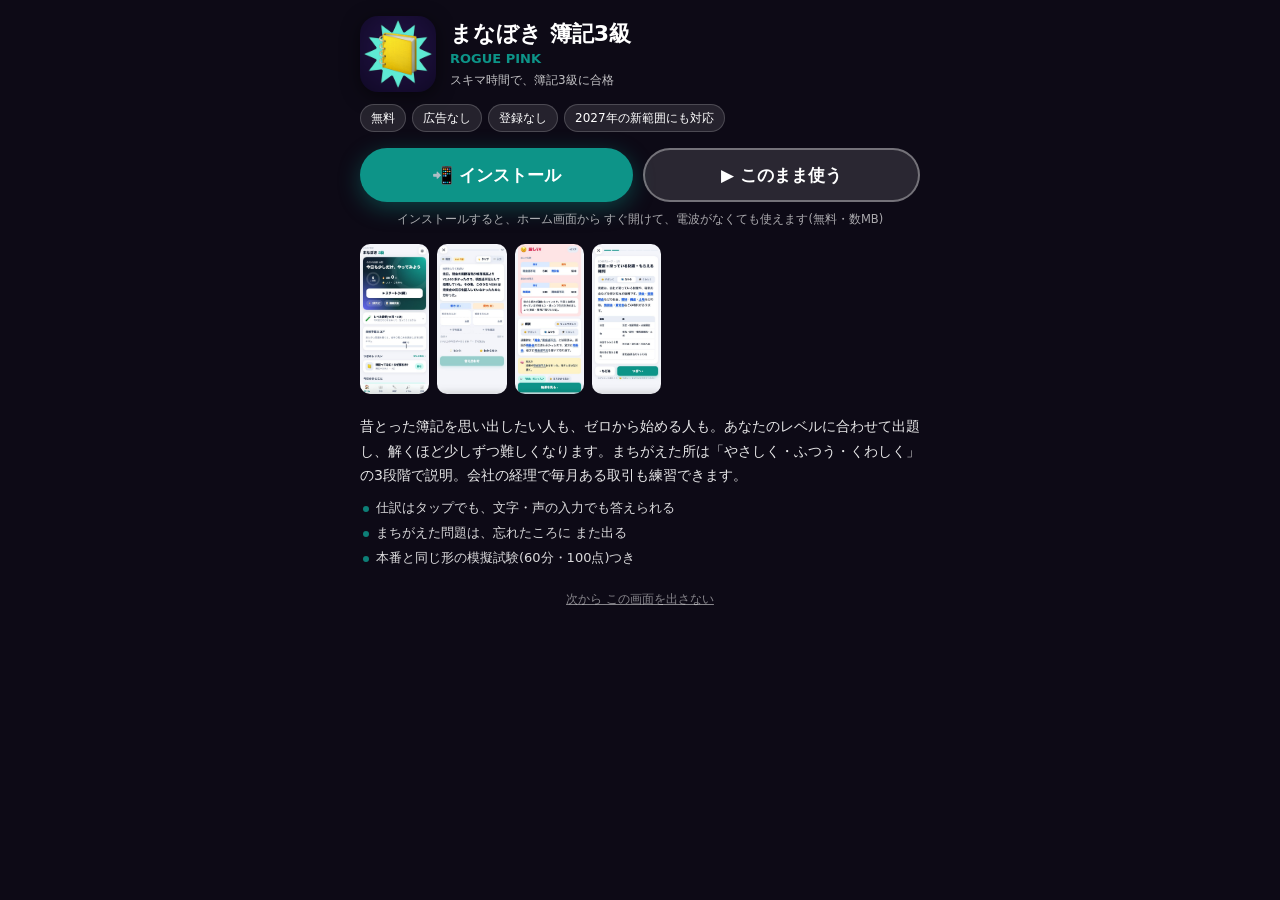
<file: index.html>
<!doctype html>
<html lang="ja">
<head>
<meta charset="utf-8">
<meta name="viewport" content="width=device-width, initial-scale=1, viewport-fit=cover">
<meta name="theme-color" content="#f3f5fa">
<title>まなぼき 簿記3級</title>
<meta name="description" content="簿記3級を、スキマ時間でゼロから合格まで。レベルに合わせて出題、3段階のやさしい解説つき。無料・広告なし。">
<link rel="manifest" href="manifest.webmanifest">
<link rel="apple-touch-icon" href="apple-touch-icon.png">
<link rel="icon" href="icon-192.png">
<meta name="mobile-web-app-capable" content="yes">
<meta name="apple-mobile-web-app-capable" content="yes">
<meta name="apple-mobile-web-app-title" content="まなぼき">
<meta name="apple-mobile-web-app-status-bar-style" content="default">
<meta property="og:type" content="website">
<meta property="og:title" content="まなぼき 簿記3級">
<meta property="og:description" content="簿記3級を、スキマ時間でゼロから合格まで。レベルに合わせて出題、3段階のやさしい解説つき。無料・広告なし。">
<meta property="og:image" content="https://roguepink.github.io/boki3/ogp.jpg">
<meta property="og:image:width" content="1200">
<meta property="og:image:height" content="630">
<meta name="twitter:card" content="summary_large_image">
<link rel="stylesheet" href="css/app.css">
</head>
<body>
<div id="app"><div style="padding:40vh 0 0;text-align:center;color:#8a94aa;font-family:sans-serif">読みこみ中…</div></div>
<nav id="nav" class="hide"><div class="in">
  <button data-tab="home"><span class="i">🏠</span>ホーム</button>
  <button data-tab="learn"><span class="i">📖</span>学ぶ</button>
  <button data-tab="practice"><span class="i">✏️</span>練習</button>
  <button data-tab="dict"><span class="i">🔎</span>じてん</button>
  <button data-tab="stats"><span class="i">📈</span>記録</button>
</div></nav>
<div id="sheetBack"></div>
<div id="sheet"><div class="in"></div></div>
<div id="toast"></div>

<script src="js/core.js"></script>
<script src="js/accounts.js"></script>
<script src="js/figs.js"></script>
<!-- 中身(js/files.js の一覧と同じ順。足したら両方に書く) -->
<script src="js/data/q-a.js"></script>
<script src="js/data/q-b.js"></script>
<script src="js/data/q-c.js"></script>
<script src="js/data/lessons-a.js"></script>
<script src="js/data/lessons-b.js"></script>
<script src="js/data/glossary-a.js"></script>
<script src="js/data/glossary-b.js"></script>
<script src="js/data/tips.js"></script>
<script src="js/data/exam.js"></script>
<script src="js/engine.js"></script>
<script src="js/app.js"></script>
<script>
  window.INSTALL_GATE = {
    id: 'boki3', name: 'まなぼき 簿記3級', icon: 'icon-192.png', color: '#0d9488',
    tagline: 'スキマ時間で、簿記3級に合格',
    badges: ['無料', '広告なし', '登録なし', '2027年の新範囲にも対応'],
    shots: ['shots/1.jpg', 'shots/2.jpg', 'shots/3.jpg', 'shots/4.jpg'],
    desc: '昔とった簿記を思い出したい人も、ゼロから始める人も。あなたのレベルに合わせて出題し、解くほど少しずつ難しくなります。まちがえた所は「やさしく・ふつう・くわしく」の3段階で説明。会社の経理で毎月ある取引も練習できます。',
    points: ['仕訳はタップでも、文字・声の入力でも答えられる', 'まちがえた問題は、忘れたころに また出る', '本番と同じ形の模擬試験(60分・100点)つき'],
    playLabel: '▶ このまま使う', laterLabel: 'あとで(このまま使う)'
  };
</script>
<script src="install.js"></script>
<script>
  if ('serviceWorker' in navigator && location.protocol === 'https:') { navigator.serviceWorker.register('sw.js').catch(function () { }); }
</script>
</body>
</html>
</file>
<file: css/app.css>
/* まなぼき 簿記3級 — 見た目 */
:root {
  --bg: #f3f5fa; --bg2: #e9edf6; --card: #ffffff; --ink: #0f1a2e; --ink2: #4a5670; --ink3: #8a94aa; --line: #e3e8f2;
  --pri: #0d9488; --pri2: #14b8a6; --pri-soft: #ccfbf1; --pri-ink: #ffffff;
  --dr: #2563eb; --dr-soft: #dbeafe; --cr: #ea580c; --cr-soft: #ffedd5;
  --ok: #16a34a; --ok-soft: #dcfce7; --ng: #e11d48; --ng-soft: #ffe4e6; --warn: #d97706; --warn-soft: #fef3c7;
  --g-as: #2563eb; --g-li: #ea580c; --g-eq: #7c3aed; --g-re: #059669; --g-ex: #db2777; --g-mi: #64748b; --g-ot: #64748b;
  --hero1: #0f1a2e; --hero2: #134e4a;
  --sh: 0 1px 2px rgba(15, 26, 46, .05), 0 4px 16px rgba(15, 26, 46, .06);
  --sh2: 0 8px 30px rgba(15, 26, 46, .14);
  --nav-bg: rgba(255, 255, 255, .88); --pri-sh: rgba(13, 148, 136, .35); --dr-line: rgba(37, 99, 235, .45); --cr-line: rgba(234, 88, 12, .45); --heat1: rgba(13, 148, 136, .3); --heat2: rgba(13, 148, 136, .6);
  --r: 18px; --r2: 12px;
  --safe-b: env(safe-area-inset-bottom, 0px); --safe-t: env(safe-area-inset-top, 0px);
  --font: -apple-system, BlinkMacSystemFont, "Hiragino Sans", "Hiragino Kaku Gothic ProN", "Noto Sans JP", "Yu Gothic UI", Meiryo, sans-serif;
  color-scheme: light;
}
@media (prefers-color-scheme: dark) {
  :root:not([data-theme="light"]) {
    --bg: #0b1220; --bg2: #111a2c; --card: #151f33; --ink: #eef2fa; --ink2: #b4bfd4; --ink3: #7c88a2; --line: #24304a;
    --pri: #2dd4bf; --pri2: #5eead4; --pri-soft: #0f3b38; --pri-ink: #062420;
    --dr: #60a5fa; --dr-soft: #172a4d; --cr: #fb923c; --cr-soft: #47240f;
    --ok: #4ade80; --ok-soft: #12351f; --ng: #fb7185; --ng-soft: #44111f; --warn: #fbbf24; --warn-soft: #3d2c0a;
    --g-as: #60a5fa; --g-li: #fb923c; --g-eq: #a78bfa; --g-re: #34d399; --g-ex: #f472b6; --g-mi: #94a3b8; --g-ot: #94a3b8;
    --hero1: #0f1a2e; --hero2: #115e59;
    --sh: 0 1px 2px rgba(0, 0, 0, .3), 0 4px 16px rgba(0, 0, 0, .25); --sh2: 0 8px 30px rgba(0, 0, 0, .5);
    --nav-bg: rgba(21, 31, 51, .88); --pri-sh: rgba(45, 212, 191, .28); --dr-line: rgba(96, 165, 250, .5); --cr-line: rgba(251, 146, 60, .5); --heat1: rgba(45, 212, 191, .3); --heat2: rgba(45, 212, 191, .6);
    color-scheme: dark;
  }
}
:root[data-theme="dark"] {
  --nav-bg: rgba(21, 31, 51, .88); --pri-sh: rgba(45, 212, 191, .28); --dr-line: rgba(96, 165, 250, .5); --cr-line: rgba(251, 146, 60, .5); --heat1: rgba(45, 212, 191, .3); --heat2: rgba(45, 212, 191, .6);
  --bg: #0b1220; --bg2: #111a2c; --card: #151f33; --ink: #eef2fa; --ink2: #b4bfd4; --ink3: #7c88a2; --line: #24304a;
  --pri: #2dd4bf; --pri2: #5eead4; --pri-soft: #0f3b38; --pri-ink: #062420;
  --dr: #60a5fa; --dr-soft: #172a4d; --cr: #fb923c; --cr-soft: #47240f;
  --ok: #4ade80; --ok-soft: #12351f; --ng: #fb7185; --ng-soft: #44111f; --warn: #fbbf24; --warn-soft: #3d2c0a;
  --g-as: #60a5fa; --g-li: #fb923c; --g-eq: #a78bfa; --g-re: #34d399; --g-ex: #f472b6; --g-mi: #94a3b8; --g-ot: #94a3b8;
  --sh: 0 1px 2px rgba(0, 0, 0, .3), 0 4px 16px rgba(0, 0, 0, .25); --sh2: 0 8px 30px rgba(0, 0, 0, .5);
  color-scheme: dark;
}
:root[data-size="l"] { font-size: 18px; }
* { box-sizing: border-box; -webkit-tap-highlight-color: transparent; }
html, body { margin: 0; padding: 0; background: var(--bg); color: var(--ink); font-family: var(--font); font-size: 16px; line-height: 1.65; -webkit-text-size-adjust: 100%; }
body { min-height: 100vh; overscroll-behavior-y: none; }
button { font: inherit; color: inherit; border: 0; background: none; padding: 0; cursor: pointer; touch-action: manipulation; }
input, textarea { font: inherit; color: inherit; }
b, strong { font-weight: 800; }
.hide { display: none !important; }

/* 画面のわく */
#app { max-width: 640px; margin: 0 auto; min-height: 100vh; min-height: 100dvh; position: relative; }
.scr { padding: calc(12px + var(--safe-t)) 16px calc(96px + var(--safe-b)); animation: scrIn .28s ease both; }
.scr.noNav { padding-bottom: calc(24px + var(--safe-b)); }
@keyframes scrIn { from { opacity: 0; transform: translateY(8px); } to { opacity: 1; transform: none; } }
.top { display: flex; align-items: center; gap: 10px; min-height: 48px; margin-bottom: 8px; }
.top h1 { font-size: 20px; margin: 0; flex: 1; letter-spacing: .02em; }
.top .sub { font-size: 12px; color: var(--ink3); }
.iconBtn { width: 42px; height: 42px; border-radius: 14px; display: inline-flex; align-items: center; justify-content: center; font-size: 20px; background: var(--card); box-shadow: var(--sh); flex: none; }
.iconBtn:active { transform: scale(.94); }
.back { font-size: 22px; }

/* 下のタブ */
#nav { position: fixed; left: 0; right: 0; bottom: 0; z-index: 30; background: var(--nav-bg); -webkit-backdrop-filter: blur(16px); backdrop-filter: blur(16px); border-top: 1px solid var(--line); padding-bottom: var(--safe-b); }
#nav .in { max-width: 640px; margin: 0 auto; display: flex; }
#nav button { flex: 1; padding: 8px 0 7px; display: flex; flex-direction: column; align-items: center; gap: 1px; font-size: 11px; color: var(--ink3); font-weight: 700; }
#nav button .i { font-size: 22px; line-height: 1.1; filter: grayscale(1); opacity: .6; transition: all .2s; }
#nav button.on { color: var(--pri); }
#nav button.on .i { filter: none; opacity: 1; transform: translateY(-1px) scale(1.08); }

/* カード */
.card { background: var(--card); border-radius: var(--r); box-shadow: var(--sh); padding: 16px; margin-bottom: 14px; }
.card.tight { padding: 12px 14px; }
.card h2, .sec { font-size: 15px; margin: 0 0 10px; color: var(--ink2); font-weight: 800; letter-spacing: .03em; }
.sec { margin: 22px 4px 10px; display: flex; align-items: center; gap: 8px; }
.sec .more { margin-left: auto; font-size: 12px; color: var(--pri); font-weight: 700; }
.muted { color: var(--ink3); font-size: 13px; }
.small { font-size: 13px; }
.row { display: flex; align-items: center; gap: 10px; }
.grow { flex: 1; min-width: 0; }
.center { text-align: center; }
.mt8 { margin-top: 8px; } .mt12 { margin-top: 12px; } .mt16 { margin-top: 16px; } .mb0 { margin-bottom: 0; }

/* ヒーロー(ホームの上) */
.hero { position: relative; overflow: hidden; border-radius: 24px; padding: 20px; color: #fff; background: radial-gradient(120% 140% at 100% 0%, #14b8a6 0%, rgba(20, 184, 166, 0) 55%), radial-gradient(90% 120% at 0% 100%, #6366f1 0%, rgba(99, 102, 241, 0) 60%), linear-gradient(135deg, var(--hero1), var(--hero2)); box-shadow: var(--sh2); margin-bottom: 14px; }
.hero::after { content: ''; position: absolute; right: -40px; top: -40px; width: 180px; height: 180px; border-radius: 50%; border: 28px solid rgba(255, 255, 255, .06); }
.hero .hi { font-size: 13px; opacity: .8; }
.hero .big { font-size: 22px; font-weight: 800; margin: 2px 0 12px; line-height: 1.35; }
.hero .goal { display: flex; align-items: center; gap: 14px; }
.hero .goal .txt { flex: 1; font-size: 13px; opacity: .9; }
.hero .goal .txt b { font-size: 26px; }
.ring { position: relative; flex: none; }
.ring svg { display: block; transform: rotate(-90deg); }
.ring .lbl { position: absolute; inset: 0; display: flex; flex-direction: column; align-items: center; justify-content: center; font-weight: 800; line-height: 1.1; }
.ring .lbl small { font-size: 10px; font-weight: 700; opacity: .75; }
.ring circle { transition: stroke-dashoffset .9s cubic-bezier(.2, .8, .2, 1); }

.chips { display: flex; gap: 8px; flex-wrap: wrap; }
.pill { display: inline-flex; align-items: center; gap: 6px; padding: 7px 12px; border-radius: 999px; font-size: 13px; font-weight: 700; background: var(--bg2); color: var(--ink2); }
.pill.glass { background: rgba(255, 255, 255, .14); color: #fff; }
.pill.pri { background: var(--pri-soft); color: var(--pri); }
.pill.warn { background: var(--warn-soft); color: var(--warn); }
.pill.ng { background: var(--ng-soft); color: var(--ng); }
.pill.ok { background: var(--ok-soft); color: var(--ok); }

/* ボタン */
.btn { display: flex; align-items: center; justify-content: center; gap: 8px; width: 100%; min-height: 54px; padding: 12px 18px; border-radius: 16px; font-weight: 800; font-size: 17px; background: var(--pri); color: var(--pri-ink); box-shadow: 0 6px 18px var(--pri-sh); transition: transform .12s, filter .12s; }
.btn:active { transform: scale(.97); filter: brightness(.95); }
.btn.white { background: #fff; color: #0f1a2e; box-shadow: 0 6px 18px rgba(0, 0, 0, .18); }
.btn.sub { background: var(--card); color: var(--ink); box-shadow: var(--sh); border: 1px solid var(--line); }
.btn.ghost { background: transparent; color: var(--ink2); box-shadow: none; min-height: 44px; font-size: 15px; }
.btn.ok { background: var(--ok); color: #fff; }
.btn.ng { background: var(--ng); color: #fff; }
.btn[disabled] { opacity: .4; pointer-events: none; }
.btns2 { display: grid; grid-template-columns: 1fr 1fr; gap: 10px; }

/* メニューのタイル */
.tiles { display: grid; grid-template-columns: 1fr 1fr; gap: 12px; }
.tile { background: var(--card); border-radius: var(--r); box-shadow: var(--sh); padding: 14px; text-align: left; display: flex; flex-direction: column; gap: 6px; min-height: 108px; position: relative; overflow: hidden; transition: transform .12s; }
.tile:active { transform: scale(.97); }
.tile .ic { font-size: 28px; line-height: 1; }
.tile .t { font-weight: 800; font-size: 15px; line-height: 1.35; }
.tile .d { font-size: 12px; color: var(--ink3); line-height: 1.45; }
.tile.wide { grid-column: 1 / -1; flex-direction: row; align-items: center; min-height: 0; gap: 14px; }
.tile.wide .ic { font-size: 34px; }
.tile .badge { position: absolute; right: 10px; top: 10px; }
.tile.accent { background: linear-gradient(135deg, #4f46e5, #0d9488); color: #fff; }
.tile.accent .d { color: rgba(255, 255, 255, .8); }

/* 分野のリスト */
.topic { display: flex; align-items: center; gap: 12px; padding: 12px 14px; background: var(--card); border-radius: var(--r); box-shadow: var(--sh); margin-bottom: 10px; width: 100%; text-align: left; transition: transform .12s; }
.topic:active { transform: scale(.98); }
.topic .ic { width: 46px; height: 46px; border-radius: 14px; background: var(--bg2); display: flex; align-items: center; justify-content: center; font-size: 24px; flex: none; }
.topic .t { font-weight: 800; font-size: 15px; display: block; }
.topic .d { display: block; font-size: 12px; color: var(--ink3); line-height: 1.45; overflow: hidden; text-overflow: ellipsis; white-space: nowrap; }
.tile .t, .tile .d { display: block; }
.bar { height: 7px; border-radius: 99px; background: var(--bg2); overflow: hidden; margin-top: 6px; }
.bar i { display: block; height: 100%; border-radius: 99px; background: linear-gradient(90deg, var(--pri2), var(--pri)); width: 0; transition: width .9s cubic-bezier(.2, .8, .2, 1); }
.lvTag { font-size: 11px; font-weight: 800; padding: 2px 8px; border-radius: 99px; flex: none; }
.lvTag.l0 { background: var(--bg2); color: var(--ink3); }
.lvTag.l1 { background: var(--dr-soft); color: var(--dr); }
.lvTag.l2 { background: var(--warn-soft); color: var(--warn); }
.lvTag.l3 { background: var(--ok-soft); color: var(--ok); }

/* 問題 */
.qhead { display: flex; align-items: center; gap: 10px; margin-bottom: 12px; }
.qprog { flex: 1; height: 10px; border-radius: 99px; background: var(--bg2); overflow: hidden; }
.qprog i { display: block; height: 100%; background: linear-gradient(90deg, var(--pri2), var(--pri)); border-radius: 99px; transition: width .4s; }
.qmeta { display: flex; gap: 6px; align-items: center; flex-wrap: wrap; margin-bottom: 8px; }
.qtext { font-size: 17px; font-weight: 700; line-height: 1.75; white-space: pre-wrap; }
.qcard { background: var(--card); border-radius: var(--r); box-shadow: var(--sh); padding: 16px; margin-bottom: 12px; }
.seg { display: inline-flex; background: var(--bg2); border-radius: 12px; padding: 3px; gap: 2px; }
.seg button { padding: 6px 12px; border-radius: 9px; font-size: 13px; font-weight: 800; color: var(--ink3); }
.seg button.on { background: var(--card); color: var(--ink); box-shadow: var(--sh); }
.seg.full { display: flex; } .seg.full button { flex: 1; }

/* 仕訳の入力 */
.jw { display: grid; grid-template-columns: 1fr 1fr; gap: 8px; }
.jcol .jh { text-align: center; font-weight: 800; font-size: 13px; padding: 6px 0; border-radius: 10px 10px 0 0; letter-spacing: .1em; }
.jcol.dr .jh { background: var(--dr-soft); color: var(--dr); }
.jcol.cr .jh { background: var(--cr-soft); color: var(--cr); }
.jrow { background: var(--card); border: 1.5px solid var(--line); border-radius: 12px; margin-top: 6px; overflow: hidden; position: relative; }
.jrow .acc, .jrow .amt { display: block; width: 100%; text-align: left; padding: 9px 10px; min-height: 42px; font-weight: 800; font-size: 15px; line-height: 1.3; }
.jrow .acc { border-bottom: 1px dashed var(--line); }
.jrow .amt { font-variant-numeric: tabular-nums; text-align: right; }
.jrow .ph { color: var(--ink3); font-weight: 600; font-size: 13px; }
.jrow.sel-acc .acc, .jrow.sel-amt .amt { background: var(--pri-soft); }
.jrow .x { position: absolute; right: 2px; top: 2px; width: 26px; height: 26px; border-radius: 8px; color: var(--ink3); font-size: 14px; }
.jcol.dr .jrow.filled { border-color: var(--dr-line); }
.jcol.cr .jrow.filled { border-color: var(--cr-line); }
.addRow { width: 100%; margin-top: 6px; padding: 8px; border-radius: 12px; border: 1.5px dashed var(--line); color: var(--ink3); font-weight: 800; font-size: 13px; }
.jsum { display: flex; justify-content: space-between; font-size: 12px; color: var(--ink3); margin-top: 8px; padding: 0 4px; }
.jsum .bad { color: var(--ng); font-weight: 800; }

/* 選択肢 */
.opts { display: grid; gap: 10px; }
.opt { display: flex; align-items: center; gap: 12px; padding: 14px; border-radius: 16px; background: var(--card); box-shadow: var(--sh); border: 2px solid transparent; text-align: left; font-weight: 700; font-size: 16px; line-height: 1.5; transition: transform .1s; }
.opt:active { transform: scale(.98); }
.opt .k { width: 30px; height: 30px; border-radius: 10px; background: var(--bg2); display: flex; align-items: center; justify-content: center; font-weight: 800; flex: none; font-size: 14px; color: var(--ink2); }
.opt.sel { border-color: var(--pri); }
.opt.right { border-color: var(--ok); background: var(--ok-soft); }
.opt.wrong { border-color: var(--ng); background: var(--ng-soft); }
.tf { display: grid; grid-template-columns: 1fr 1fr; gap: 12px; }
.tf .opt { justify-content: center; font-size: 44px; padding: 18px; font-weight: 900; }
.tf .opt.o { color: var(--ok); } .tf .opt.x { color: var(--ng); }

/* 数字の入力 */
.numShow { font-size: 30px; font-weight: 800; text-align: right; padding: 10px 14px; border-radius: 14px; background: var(--bg2); font-variant-numeric: tabular-nums; min-height: 60px; }
.numShow .u { font-size: 15px; color: var(--ink3); margin-left: 4px; }
.pad { display: grid; grid-template-columns: repeat(4, 1fr); gap: 8px; margin-top: 10px; }
.pad button { height: 54px; border-radius: 14px; background: var(--card); box-shadow: var(--sh); font-size: 22px; font-weight: 800; font-variant-numeric: tabular-nums; }
.pad button:active { transform: scale(.94); background: var(--bg2); }
.pad .k2 { font-size: 16px; }
.pad .go { background: var(--pri); color: var(--pri-ink); grid-row: span 2; height: auto; font-size: 17px; }

/* 下から出る板 */
#sheetBack { position: fixed; inset: 0; background: rgba(8, 12, 24, .45); z-index: 50; opacity: 0; pointer-events: none; transition: opacity .2s; }
#sheetBack.on { opacity: 1; pointer-events: auto; }
#sheet { position: fixed; left: 0; right: 0; bottom: 0; z-index: 51; transform: translateY(105%); transition: transform .28s cubic-bezier(.2, .9, .3, 1); }
#sheet.on { transform: none; }
#sheet .in { max-width: 640px; margin: 0 auto; background: var(--bg); border-radius: 24px 24px 0 0; padding: 10px 16px calc(18px + var(--safe-b)); max-height: 82vh; overflow-y: auto; -webkit-overflow-scrolling: touch; box-shadow: 0 -10px 40px rgba(0, 0, 0, .2); }
#sheet .grab { width: 44px; height: 5px; border-radius: 9px; background: var(--line); margin: 0 auto 10px; }
#sheet h3 { margin: 0 0 10px; font-size: 16px; }
.accChips { display: grid; grid-template-columns: 1fr 1fr; gap: 8px; }
.accChip { padding: 12px 10px; border-radius: 14px; background: var(--card); box-shadow: var(--sh); font-weight: 800; font-size: 15px; text-align: center; line-height: 1.3; }
.accChip:active { transform: scale(.96); }
.accChip.cur { outline: 2.5px solid var(--pri); }
.typeBox { display: flex; gap: 8px; }
.typeBox input { flex: 1; min-width: 0; height: 52px; border-radius: 14px; border: 2px solid var(--line); background: var(--card); padding: 0 14px; font-size: 18px; font-weight: 700; outline: none; }
.typeBox input:focus { border-color: var(--pri); }
.mic { width: 52px; height: 52px; border-radius: 14px; background: var(--card); box-shadow: var(--sh); font-size: 22px; flex: none; }
.mic.on { background: var(--ng); color: #fff; animation: pulse 1s infinite; }
@keyframes pulse { 50% { box-shadow: 0 0 0 10px rgba(225, 29, 72, .25); } }
.sug { margin-top: 10px; display: grid; gap: 6px; }
.sug button { text-align: left; padding: 11px 14px; border-radius: 12px; background: var(--card); box-shadow: var(--sh); font-weight: 800; display: flex; align-items: center; gap: 8px; }
.sug button small { color: var(--ink3); font-weight: 600; }

/* 答え合わせ */
.fb { border-radius: var(--r); padding: 16px; margin-bottom: 12px; animation: pop .35s cubic-bezier(.2, 1.4, .4, 1) both; }
.fb.ok { background: var(--ok-soft); }
.fb.ng { background: var(--ng-soft); }
.fb .ttl { font-size: 22px; font-weight: 900; display: flex; align-items: center; gap: 10px; }
.fb.ok .ttl { color: var(--ok); } .fb.ng .ttl { color: var(--ng); }
.fb .ttl .em { font-size: 34px; }
@keyframes pop { from { opacity: 0; transform: scale(.92); } to { opacity: 1; transform: none; } }
.miss { margin-top: 10px; display: grid; gap: 6px; }
.miss div { background: var(--card); border-radius: 12px; padding: 10px 12px; font-size: 14px; line-height: 1.6; border-left: 4px solid var(--ng); }
.miss div.info { border-left-color: var(--warn); }
.exBox { background: var(--card); border-radius: var(--r); box-shadow: var(--sh); padding: 14px 16px; margin-bottom: 12px; }
.exBox .lvl { margin-bottom: 10px; }
.exText { font-size: 15.5px; line-height: 1.85; }
.note { border-radius: 14px; padding: 12px 14px; font-size: 14px; line-height: 1.7; margin-bottom: 10px; display: flex; gap: 10px; }
.note .ni { font-size: 20px; flex: none; line-height: 1.4; }
.note.memo { background: var(--warn-soft); }
.note.work { background: var(--dr-soft); }
.note.tip { background: var(--pri-soft); }
.note b.h { display: block; font-size: 12px; letter-spacing: .05em; opacity: .7; }

/* 勘定科目の色 */
.acc-as { color: var(--g-as); } .acc-li { color: var(--g-li); } .acc-eq { color: var(--g-eq); } .acc-re { color: var(--g-re); } .acc-ex { color: var(--g-ex); } .acc-mi, .acc-ot { color: var(--g-mi); }
span.acc { font-weight: 800; border-bottom: 2px dotted currentColor; cursor: pointer; }
.gdot { display: inline-block; width: 9px; height: 9px; border-radius: 50%; background: currentColor; margin-right: 4px; vertical-align: 1px; }
.gtag { display: inline-block; font-size: 11px; font-weight: 800; padding: 1px 8px; border-radius: 99px; color: #fff; }
.gtag.as { background: var(--g-as); } .gtag.li { background: var(--g-li); } .gtag.eq { background: var(--g-eq); } .gtag.re { background: var(--g-re); } .gtag.ex { background: var(--g-ex); } .gtag.mi, .gtag.ot { background: var(--g-mi); }

/* 図 */
.fig { margin: 12px 0 4px; }
.fig .cap { font-size: 12px; color: var(--ink3); text-align: center; margin-top: 6px; }
.tacc { max-width: 360px; margin: 0 auto; }
.tacc .tt { text-align: center; font-weight: 900; font-size: 15px; padding-bottom: 4px; border-bottom: 3px solid var(--ink); }
.tacc .tb { display: grid; grid-template-columns: 1fr 1fr; }
.tacc .tb > div { padding: 6px 8px; min-height: 48px; }
.tacc .tb > div:first-child { border-right: 3px solid var(--ink); }
.tacc .tl { display: flex; justify-content: space-between; gap: 6px; font-size: 13px; padding: 2px 0; }
.tacc .tl b { font-variant-numeric: tabular-nums; }
.tacc .side { font-size: 10px; font-weight: 800; letter-spacing: .1em; }
.tacc .tb > div:first-child .side { color: var(--dr); } .tacc .tb > div:last-child .side { color: var(--cr); }
.jfig { display: grid; grid-template-columns: 1fr 1fr; border-radius: 14px; overflow: hidden; border: 1.5px solid var(--line); background: var(--card); }
.jfig > div { padding: 8px 10px; }
.jfig .h { font-size: 11px; font-weight: 900; letter-spacing: .12em; text-align: center; padding: 5px; }
.jfig .h.dr { background: var(--dr-soft); color: var(--dr); } .jfig .h.cr { background: var(--cr-soft); color: var(--cr); }
.jfig .l { display: flex; justify-content: space-between; gap: 6px; font-size: 14.5px; font-weight: 800; padding: 3px 0; flex-wrap: wrap; }
.jfig .l .n { font-variant-numeric: tabular-nums; }
.jfig .l.bad { text-decoration: line-through; text-decoration-color: var(--ng); text-decoration-thickness: 2px; opacity: .8; }
.jfig .l.good { background: var(--ok-soft); border-radius: 6px; padding: 3px 5px; margin: 0 -5px; }
.jfig .l.wrongline { background: var(--ng-soft); border-radius: 6px; padding: 3px 5px; margin: 0 -5px; }
.jlbl { font-size: 12px; font-weight: 800; color: var(--ink3); margin: 10px 0 4px; }
.groups { display: grid; grid-template-columns: 1fr 1fr; gap: 10px; }
.groups .gcol { display: flex; flex-direction: column; gap: 6px; }
.groups .gbox { border-radius: 14px; padding: 10px; color: #fff; position: relative; transition: all .3s; }
.groups .gbox b { display: block; font-size: 15px; }
.groups .gbox span { font-size: 11px; opacity: .9; line-height: 1.4; display: block; }
.groups .gbox.dim { opacity: .28; filter: saturate(.4); }
.groups .gbox.hl { box-shadow: 0 0 0 3px var(--card), 0 0 0 5px currentColor; }
.groups .gh { font-size: 11px; font-weight: 800; color: var(--ink3); text-align: center; letter-spacing: .08em; }
.flow { display: flex; align-items: stretch; gap: 6px; }
.flow .st { flex: 1; background: var(--bg2); border-radius: 14px; padding: 10px 6px; text-align: center; position: relative; min-width: 0; }
.flow .st .i { font-size: 26px; line-height: 1.2; }
.flow .st .l { font-weight: 800; font-size: 13px; line-height: 1.35; margin-top: 2px; }
.flow .st .s { font-size: 11px; color: var(--ink3); line-height: 1.35; margin-top: 2px; }
.flow .ar { align-self: center; color: var(--ink3); font-weight: 900; flex: none; }
.flow.v { flex-direction: column; } .flow.v .ar { transform: rotate(90deg); }
.vs { display: grid; grid-template-columns: 1fr 1fr; gap: 10px; }
.vs > div { border-radius: 14px; padding: 12px; background: var(--bg2); }
.vs > div:first-child { box-shadow: inset 4px 0 0 var(--dr); } .vs > div:last-child { box-shadow: inset 4px 0 0 var(--cr); }
.vs .h { font-weight: 900; font-size: 15px; display: flex; gap: 6px; align-items: center; margin-bottom: 6px; }
.vs ul { margin: 0; padding-left: 18px; font-size: 13px; line-height: 1.6; }
.tline .tbar { display: flex; height: 44px; border-radius: 12px; overflow: hidden; }
.tline .tbar div { display: flex; align-items: center; justify-content: center; font-size: 12px; font-weight: 800; color: #fff; padding: 0 4px; text-align: center; line-height: 1.25; }
.tline .tbar .this { background: linear-gradient(135deg, #14b8a6, #0d9488); }
.tline .tbar .next { background: repeating-linear-gradient(-45deg, #f59e0b, #f59e0b 8px, #fbbf24 8px, #fbbf24 16px); color: #3b2500; }
.tline .tbar .prev { background: #94a3b8; }
.tline .ticks { display: flex; justify-content: space-between; font-size: 10px; color: var(--ink3); margin-top: 4px; }
.tline .ttl { font-weight: 800; font-size: 14px; margin-bottom: 6px; text-align: center; }
.bsfig .bt { text-align: center; font-weight: 900; font-size: 14px; margin-bottom: 6px; }
.bsfig .bb { display: grid; grid-template-columns: 1fr 1fr; border: 2px solid var(--ink); border-radius: 10px; overflow: hidden; }
.bsfig .bb > div { display: flex; flex-direction: column; }
.bsfig .bb > div:first-child { border-right: 2px solid var(--ink); }
.bsfig .bi { flex: 1; display: flex; justify-content: space-between; align-items: center; padding: 6px 8px; font-size: 13px; font-weight: 700; border-bottom: 1px solid var(--line); gap: 4px; }
.bsfig .bi:last-child { border-bottom: 0; }
.bsfig .bi b { font-variant-numeric: tabular-nums; }
.tbl { width: 100%; border-collapse: collapse; font-size: 13px; background: var(--card); border-radius: 12px; overflow: hidden; }
.tblWrap { overflow-x: auto; -webkit-overflow-scrolling: touch; border-radius: 12px; border: 1px solid var(--line); }
.tbl th { background: var(--bg2); font-weight: 800; padding: 7px 8px; text-align: left; white-space: nowrap; font-size: 12px; }
.tbl td { padding: 7px 8px; border-top: 1px solid var(--line); min-width: 3.5em; }
.tbl td.n { white-space: nowrap; }
.tbl td.n { text-align: right; font-variant-numeric: tabular-nums; }
.doc { background: #fffdf7; color: #1f2937; border-radius: 6px; padding: 16px; box-shadow: 0 2px 0 #e7e2d3, 0 8px 22px rgba(0, 0, 0, .12); font-size: 12.5px; position: relative; transform: rotate(-.4deg); max-width: 420px; margin: 0 auto; }
.doc .dt { text-align: center; font-size: 18px; font-weight: 900; letter-spacing: .4em; border-bottom: 2px double #1f2937; padding-bottom: 6px; margin-bottom: 10px; }
.doc .dh { display: flex; justify-content: space-between; gap: 10px; margin-bottom: 8px; }
.doc table { width: 100%; border-collapse: collapse; }
.doc th, .doc td { border: 1px solid #c9c2ae; padding: 4px 6px; }
.doc th { background: #f3eedf; font-size: 11px; }
.doc td.n { text-align: right; font-variant-numeric: tabular-nums; }
.doc .tot { display: flex; justify-content: flex-end; gap: 14px; margin-top: 8px; font-weight: 800; }
.doc .stamp { position: absolute; right: 14px; top: 36px; width: 46px; height: 46px; border: 2px solid #dc2626; color: #dc2626; border-radius: 50%; display: flex; align-items: center; justify-content: center; font-size: 11px; font-weight: 900; transform: rotate(12deg); opacity: .8; }
.doc .dn { margin-top: 6px; font-size: 11px; color: #6b7280; }
.boxfig { display: flex; gap: 10px; border-radius: 14px; padding: 12px 14px; background: linear-gradient(135deg, var(--pri-soft), var(--dr-soft)); }
.boxfig .bi { font-size: 26px; line-height: 1.2; }
.boxfig b { display: block; margin-bottom: 2px; }
.boxfig div { font-size: 14px; line-height: 1.7; }

/* レッスン */
.lsDots { display: flex; gap: 4px; flex: 1; }
.lsDots i { flex: 1; height: 6px; border-radius: 9px; background: var(--bg2); transition: background .3s; }
.lsDots i.on { background: var(--pri); }
.lsCard { background: var(--card); border-radius: 22px; box-shadow: var(--sh); padding: 20px 18px; min-height: 52vh; animation: scrIn .3s both; }
.lsCard h2 { font-size: 21px; margin: 0 0 12px; line-height: 1.4; color: var(--ink); }
.lsCard .body { font-size: 16.5px; line-height: 1.95; }
.lsNav { display: grid; grid-template-columns: 1fr 2fr; gap: 10px; margin-top: 14px; }
.lvlHelp { font-size: 11px; color: var(--ink3); margin-top: 4px; text-align: center; }

/* まとめ */
.result { text-align: center; padding: 10px 0; }
.result .em { font-size: 64px; line-height: 1.1; animation: pop .5s both; }
.result h2 { font-size: 24px; margin: 6px 0 2px; color: var(--ink); }
.stat3 { display: grid; grid-template-columns: repeat(3, 1fr); gap: 10px; margin: 14px 0; }
.stat3 > div { background: var(--card); border-radius: 16px; box-shadow: var(--sh); padding: 12px 6px; text-align: center; }
.stat3 b { display: block; font-size: 22px; font-variant-numeric: tabular-nums; }
.stat3 span { font-size: 11px; color: var(--ink3); font-weight: 700; }
.qlist button { display: flex; align-items: center; gap: 10px; width: 100%; padding: 10px 12px; background: var(--card); border-radius: 14px; box-shadow: var(--sh); margin-bottom: 8px; text-align: left; font-size: 14px; }
.qlist .mk { font-size: 18px; flex: none; }
.qlist .tx { flex: 1; min-width: 0; overflow: hidden; text-overflow: ellipsis; white-space: nowrap; }

/* 合格予想メーター */
.gauge { display: flex; align-items: center; gap: 14px; }
.gauge .gv { font-size: 34px; font-weight: 900; font-variant-numeric: tabular-nums; line-height: 1; }
.gauge .gv small { font-size: 14px; color: var(--ink3); }
.gline { position: relative; height: 12px; border-radius: 99px; background: var(--bg2); margin-top: 10px; overflow: visible; }
.gline i { position: absolute; left: 0; top: 0; bottom: 0; border-radius: 99px; background: linear-gradient(90deg, #f43f5e, #f59e0b 50%, #10b981 75%); transition: width 1s; }
.gline .pass { position: absolute; left: 70%; top: -5px; bottom: -5px; width: 2px; background: var(--ink); }
.gline .pass::after { content: '合格 70'; position: absolute; top: -18px; left: -20px; font-size: 10px; font-weight: 800; white-space: nowrap; color: var(--ink2); }

/* カレンダー */
.heat { display: grid; grid-template-columns: repeat(14, 1fr); gap: 4px; }
.heat i { aspect-ratio: 1; border-radius: 4px; background: var(--bg2); }
.heat i.h1 { background: var(--heat1); } .heat i.h2 { background: var(--heat2); } .heat i.h3 { background: var(--pri); }
.heat i.today { outline: 2px solid var(--ink); }

/* 辞典 */
.search { display: flex; align-items: center; gap: 8px; background: var(--card); border-radius: 16px; box-shadow: var(--sh); padding: 0 14px; margin-bottom: 12px; }
.search input { flex: 1; border: 0; background: none; height: 50px; font-size: 16px; outline: none; min-width: 0; }
.gl { display: flex; align-items: center; gap: 10px; width: 100%; padding: 12px 14px; background: var(--card); border-radius: 14px; box-shadow: var(--sh); margin-bottom: 8px; text-align: left; }
.gl .w { font-weight: 800; }
.gl .y { font-size: 11px; color: var(--ink3); }
.gl .n { font-size: 12px; color: var(--ink2); line-height: 1.45; }

/* 設定 */
.set { display: flex; align-items: center; gap: 12px; padding: 14px 0; border-bottom: 1px solid var(--line); }
.set:last-child { border-bottom: 0; }
.set .t { font-weight: 800; }
.set .d { font-size: 12px; color: var(--ink3); line-height: 1.45; }
.choice { display: grid; gap: 10px; }
.choice button { text-align: left; padding: 14px 16px; border-radius: 16px; background: var(--card); box-shadow: var(--sh); border: 2px solid transparent; display: flex; gap: 12px; align-items: center; }
.choice button.on { border-color: var(--pri); background: var(--pri-soft); }
.choice button .ic { font-size: 26px; }
.choice button b { display: block; }
.choice button span { font-size: 12.5px; color: var(--ink2); line-height: 1.5; }

/* 模擬試験 */
.timer { font-variant-numeric: tabular-nums; font-weight: 900; font-size: 17px; padding: 6px 12px; border-radius: 12px; background: var(--card); box-shadow: var(--sh); }
.timer.low { color: var(--ng); }
.exGrid { display: grid; grid-template-columns: repeat(5, 1fr); gap: 6px; }
.exGrid button { height: 40px; border-radius: 10px; background: var(--card); box-shadow: var(--sh); font-weight: 800; font-size: 14px; }
.exGrid button.done { background: var(--pri-soft); color: var(--pri); }
.exGrid button.cur { outline: 2.5px solid var(--pri); }
.part { border-top: 1px dashed var(--line); padding-top: 14px; margin-top: 14px; }
.part .pl { font-weight: 900; font-size: 13px; color: var(--pri); margin-bottom: 4px; display: flex; justify-content: space-between; }
.part .pq { font-weight: 700; margin-bottom: 8px; white-space: pre-wrap; }
.part select { width: 100%; height: 48px; border-radius: 12px; border: 2px solid var(--line); background: var(--card); padding: 0 10px; font-size: 16px; font-weight: 700; }
.numIn { width: 100%; height: 50px; border-radius: 12px; border: 2px solid var(--line); background: var(--card); padding: 0 14px; font-size: 20px; font-weight: 800; text-align: right; font-variant-numeric: tabular-nums; outline: none; }
.numIn:focus { border-color: var(--pri); }
.mark { font-weight: 900; }
.mark.ok { color: var(--ok); } .mark.ng { color: var(--ng); }

/* お知らせ */
#toast { position: fixed; left: 50%; top: calc(14px + var(--safe-t)); transform: translate(-50%, -250%); opacity: 0; z-index: 80; background: var(--ink); color: var(--bg); padding: 10px 18px; border-radius: 99px; font-weight: 800; font-size: 14px; transition: transform .3s cubic-bezier(.2, 1.3, .4, 1), opacity .2s; box-shadow: var(--sh2); max-width: 90vw; text-align: center; }
#toast.on { transform: translate(-50%, 0); opacity: 1; }
.modal { position: fixed; inset: 0; z-index: 70; display: flex; align-items: center; justify-content: center; padding: 24px; background: rgba(8, 12, 24, .55); animation: fadeIn .2s both; }
.modal .mb { background: var(--card); border-radius: 26px; padding: 24px 20px 18px; max-width: 380px; width: 100%; text-align: center; animation: pop .4s cubic-bezier(.2, 1.4, .4, 1) both; box-shadow: var(--sh2); }
.modal .mb .em { font-size: 60px; line-height: 1.1; }
.modal .mb h2 { margin: 8px 0 6px; font-size: 22px; }
.modal .mb p { margin: 0 0 16px; color: var(--ink2); font-size: 15px; }
@keyframes fadeIn { from { opacity: 0; } to { opacity: 1; } }
.confetti { position: fixed; inset: 0; pointer-events: none; z-index: 90; overflow: hidden; }
.confetti i { position: absolute; top: -12px; width: 9px; height: 14px; border-radius: 2px; animation: fall 1.8s cubic-bezier(.3, .6, .5, 1) forwards; }
@keyframes fall { to { transform: translateY(105vh) rotate(720deg); opacity: .8; } }
.shake { animation: shake .4s; }
@keyframes shake { 20%, 60% { transform: translateX(-6px); } 40%, 80% { transform: translateX(6px); } }

/* はじめの画面(ようこそ) */
.welcome { min-height: 100vh; min-height: 100dvh; display: flex; flex-direction: column; padding: calc(28px + var(--safe-t)) 20px calc(24px + var(--safe-b)); }
.welcome .logo { width: 84px; height: 84px; border-radius: 24px; box-shadow: var(--sh2); }
.welcome h1 { font-size: 28px; line-height: 1.35; margin: 18px 0 8px; }
.welcome p { color: var(--ink2); margin: 0 0 14px; }
.stepDots { display: flex; gap: 6px; margin-bottom: 18px; }
.stepDots i { width: 22px; height: 6px; border-radius: 9px; background: var(--line); }
.stepDots i.on { background: var(--pri); width: 34px; }
.feat { display: grid; gap: 10px; margin: 8px 0 18px; }
.feat div { display: flex; gap: 12px; align-items: center; background: var(--card); border-radius: 16px; padding: 12px 14px; box-shadow: var(--sh); font-size: 14px; line-height: 1.5; }
.feat .fi { font-size: 26px; }

@media (min-width: 600px) { .accChips { grid-template-columns: 1fr 1fr 1fr; } }
@media (max-width: 350px) { .qtext { font-size: 16px; } .jrow .acc, .jrow .amt { font-size: 14px; padding: 8px; } .tiles { gap: 8px; } }
@media (prefers-reduced-motion: reduce) { * { animation: none !important; transition: none !important; } }

.fab { position: fixed; right: max(16px, calc(50% - 304px)); bottom: calc(18px + var(--safe-b)); z-index: 20; padding: 12px 16px; border-radius: 999px; background: var(--ink); color: var(--bg); font-weight: 800; font-size: 14px; box-shadow: var(--sh2); }
.fab:active { transform: scale(.95); }
</file>
